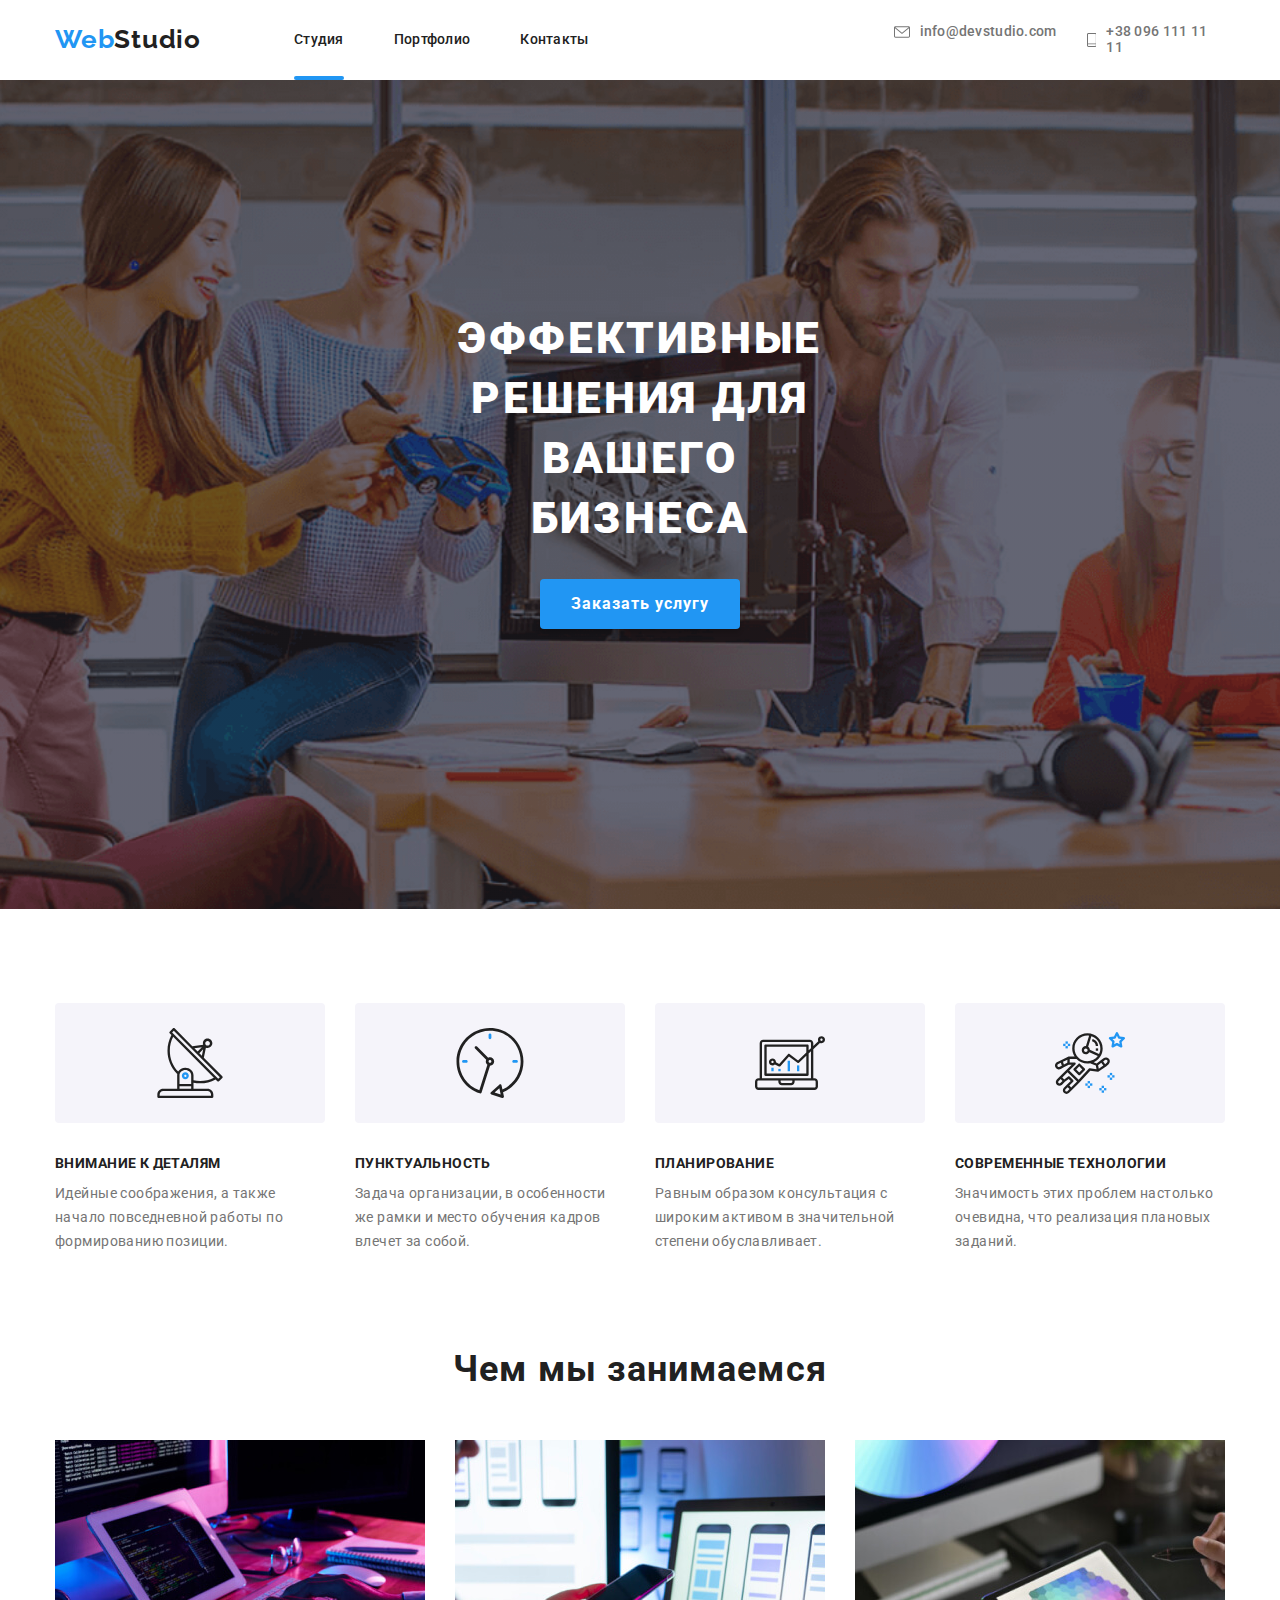
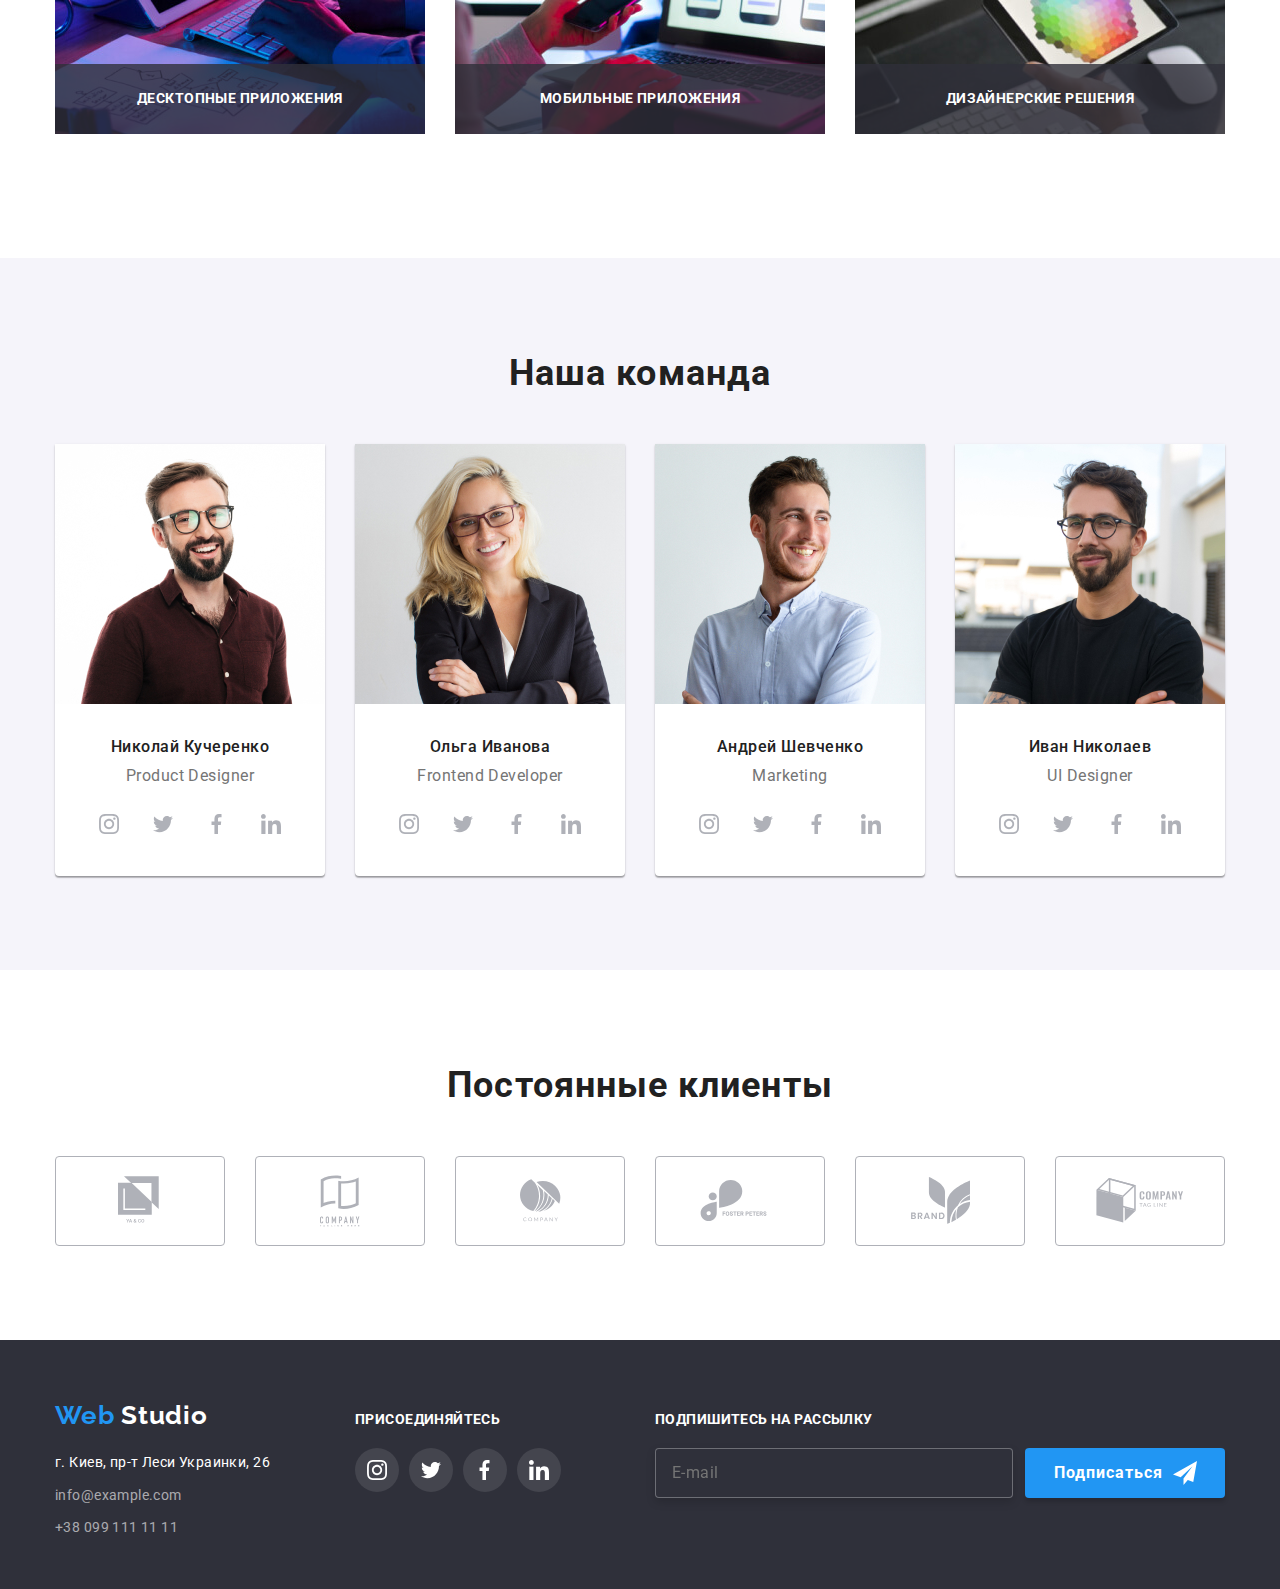
<file: index.html>
<!DOCTYPE html>
<html lang="ru">
  <head>
    <meta charset="UTF-8" />
    <meta name="viewport" content="width=device-width, initial-scale=1.0" />
    <title>Web Studio</title>
    <link
      href="https://fonts.googleapis.com/css2?family=Raleway:wght@700&family=Roboto:wght@400;500;700;900&display=swap"
      rel="stylesheet"
    />
    <link rel="stylesheet" href="./css/main.min.css" />
  </head>
  <body>
    <!-- Шапка -->
    <header class="header">
      <div class="container header-container">
        <a class="logo link" href="./index.html" lang="en" aria-label="логотип"
          ><span class="blue">Web</span>Studio</a
        >
        <button
          type="button"
          class="menu-btn"
          aria-expanded="false"
          aria-controls="menu-wrapper"
          data-menu-button
        >
          <svg width="40" height="40">
            <use class="icon-burger" href="./img/sprite.svg#menu-burger"></use>
            <use class="icon-close" href="./img/sprite.svg#menu-close"></use>
          </svg>
        </button>
        <div class="menu-wrapper" data-menu>
          <nav class="navigation">
            <ul class="navigation-list list">
              <li class="navigation-list-item">
                <a class="navigation-list-link link studio" href="./index.html"
                  >Студия</a
                >
              </li>
              <li class="navigation-list-item">
                <a class="navigation-list-link link" href="./portfolio.html"
                  >Портфолио</a
                >
              </li>
              <li class="navigation-list-item">
                <a class="navigation-list-link link" href="#">Контакты</a>
              </li>
            </ul>
          </nav>
          <address class="header-adress">
            <ul class="adress-list list">
              <li class="adress-list-item">
                <a class="header-mail link" href="mailto:info@devstudio.com">
                  <svg class="icon-mail">
                    <use href="./img/sprite.svg#icon-mail"></use></svg
                  >info@devstudio.com</a
                >
              </li>
              <li class="header-adress-phone">
                <a class="header-tel link" href="tel:+380961111111">
                  <svg class="icon-phone">
                    <use href="./img/sprite.svg#icon-phone"></use></svg
                  >+38 096 111 11 11</a
                >
              </li>
            </ul>
          </address>
        </div>
      </div>
    </header>

    <!--Главный контейнер-->
    <main>
      <!--Герой-->
      <section class="hero">
        <h1 class="hero-title">Эффективные решения для вашего бизнеса</h1>
        <button class="modal-btn" data-modal-open>Заказать услугу</button>
      </section>

      <!--Преимущества-->
      <section class="advantages">
        <h2 hidden>Преимущества</h2>
        <div class="container">
          <ul class="advantages-list list">
            <li class="advantages-list-item">
              <svg class="advantages-list-item-svg">
                <use href="./img/sprite.svg#icon-antenna"></use>
              </svg>
              <h3 class="advantages-title">Внимание к деталям</h3>
              <p class="advantages-description">
                Идейные соображения, а также начало повседневной работы по
                формированию позиции.
              </p>
            </li>
            <li class="advantages-list-item">
              <svg class="advantages-list-item-svg">
                <use href="./img/sprite.svg#icon-clock"></use>
              </svg>
              <h3 class="advantages-title">Пунктуальность</h3>
              <p class="advantages-description">
                Задача организации, в особенности же рамки и место обучения
                кадров влечет за собой.
              </p>
            </li>
            <li class="advantages-list-item">
              <svg class="advantages-list-item-svg">
                <use href="./img/sprite.svg#icon-diagram"></use>
              </svg>
              <h3 class="advantages-title">Планирование</h3>
              <p class="advantages-description">
                Равным образом консультация с широким активом в значительной
                степени обуславливает.
              </p>
            </li>
            <li class="advantages-list-item">
              <svg class="advantages-list-item-svg">
                <use href="./img/sprite.svg#icon-astronaut"></use>
              </svg>
              <h3 class="advantages-title">Современные технологии</h3>
              <p class="advantages-description">
                Значимость этих проблем настолько очевидна, что реализация
                плановых заданий.
              </p>
            </li>
          </ul>
        </div>
      </section>

      <!--Чем мы занимаемся-->
      <section class="occupation">
        <div class="container">
          <h2 class="title">Чем мы занимаемся</h2>
          <ul class="occupation-list list">
            <li class="occupation-list-item">
              <div class="occupation-list-item-wrapper">
                <img
                  class="img-block"
                  src="../img/what-we-do-1.jpg"
                  srcset="
                    ../img/what-we-do-1.jpg    1x,
                    ../img/what-we-do-1@2x.jpg 2x
                  "
                  alt="Десктопные приложения"
                  width="370"
                  height="294"
                />
                <div class="occupation-list-item-text">
                  <p class="subtitle">Десктопные приложения</p>
                </div>
              </div>
            </li>
            <li class="occupation-list-item">
              <div class="occupation-list-item-wrapper">
                <img
                  class="img-block"
                  src="../img/what-we-do-2.jpg"
                  srcset="
                    ../img/what-we-do-2.jpg    1x,
                    ../img/what-we-do-2@2x.jpg 2x
                  "
                  alt="Десктопные приложения"
                  width="370"
                  height="294"
                />
                <div class="occupation-list-item-text">
                  <p class="subtitle">мобильные приложения</p>
                </div>
              </div>
            </li>
            <li class="occupation-list-item">
              <div class="occupation-list-item-wrapper">
                <img
                  class="img-block"
                  src="../img/what-we-do-3.jpg"
                  srcset="
                    ../img/what-we-do-3.jpg    1x,
                    ../img/what-we-do-3@2x.jpg 2x
                  "
                  alt="Десктопные приложения"
                  width="370"
                  height="294"
                />
                <div class="occupation-list-item-text">
                  <p class="subtitle">дизайнерские решения</p>
                </div>
              </div>
            </li>
          </ul>
        </div>
      </section>

      <!--Наша команда-->
      <section class="team">
        <div class="container">
          <h2 class="title">Наша команда</h2>
          <ul class="team-list list">
            <li class="team-list-item">
              <picture class="img-block">
                <source
                  srcset="
                    ./img/team-1-mobile.jpg    1x,
                    ./img/team-1-mobile@2x.jpg 2x
                  "
                  media="(max-width: 767px)"
                  type="image/jpg"
                />
                <source
                  srcset="
                    ./img/team-1-tablet.jpg    1x,
                    ./img/team-1-tablet@2x.jpg 2x
                  "
                  media="(max-width: 1199px)"
                  type="image/jpg"
                />
                <source
                  srcset="
                    ./img/team-1-desktop.jpg    1x,
                    ./img/team-1-desktop@2x.jpg 2x
                  "
                  media="(min-width: 1200px)"
                  type="image/jpg"
                />
                <img
                  src="./img/team-1-tablet.jpg"
                  alt="Сотрудник Николай Кучеренко"
                />
              </picture>
              <h3 class="name">Николай Кучеренко</h3>
              <p class="position">Product Designer</p>
              <ul class="team-list-links list">
                <li class="social-list">
                  <a
                    class="social-link link"
                    href="#"
                    aria-label="Ссылка на инстаграм"
                  >
                    <svg class="social-link-item">
                      <use href="./img/sprite.svg#icon-instagram"></use></svg
                  ></a>
                </li>
                <li class="social-list">
                  <a
                    class="social-link link"
                    href="#"
                    aria-label="Ссылка на твиттер"
                    ><svg class="social-link-item">
                      <use href="./img/sprite.svg#icon-twitter"></use></svg
                  ></a>
                </li>
                <li class="social-list">
                  <a
                    class="social-link link"
                    href="#"
                    aria-label="Ссылка на фейсбук"
                    ><svg class="social-link-item">
                      <use href="./img/sprite.svg#icon-facebook"></use></svg
                  ></a>
                </li>
                <li class="social-list">
                  <a
                    class="social-link link"
                    href="#"
                    aria-label="Ссылка на линкедин"
                    ><svg class="social-link-item">
                      <use href="./img/sprite.svg#icon-linkedin1"></use></svg
                  ></a>
                </li>
              </ul>
            </li>
            <li class="team-list-item">
              <picture class="img-block">
                <source
                  srcset="
                    ./img/team-2-mobile.jpg    1x,
                    ./img/team-2-mobile@2x.jpg 2x
                  "
                  media="(max-width: 767px)"
                  type="image/jpg"
                />
                <source
                  srcset="
                    ./img/team-2-tablet.jpg    1x,
                    ./img/team-2-tablet@2x.jpg 2x
                  "
                  media="(max-width: 1199px)"
                  type="image/jpg"
                />
                <source
                  srcset="
                    ./img/team-2-desktop.jpg    1x,
                    ./img/team-2-desktop@2x.jpg 2x
                  "
                  media="(min-width: 1200px)"
                  type="image/jpg"
                />
                <img
                  src="./img/team-2-desktop.jpg"
                  alt="Сотрудник Ольга Иванова"
                />
              </picture>

              <h3 class="name">Ольга Иванова</h3>
              <p class="position">Frontend Developer</p>
              <ul class="team-list-links list">
                <li class="social-list">
                  <a
                    class="social-link link"
                    href="#"
                    aria-label="Ссылка на инстаграм"
                  >
                    <svg class="social-link-item">
                      <use href="./img/sprite.svg#icon-instagram"></use></svg
                  ></a>
                </li>
                <li class="social-list">
                  <a
                    class="social-link link"
                    href="#"
                    aria-label="Ссылка на твиттер"
                    ><svg class="social-link-item">
                      <use href="./img/sprite.svg#icon-twitter"></use></svg
                  ></a>
                </li>
                <li class="social-list">
                  <a
                    class="social-link link"
                    href="#"
                    aria-label="Ссылка на фейсбук"
                    ><svg class="social-link-item">
                      <use href="./img/sprite.svg#icon-facebook"></use></svg
                  ></a>
                </li>
                <li class="social-list">
                  <a
                    class="social-link link"
                    href="#"
                    aria-label="Ссылка на линкедин"
                    ><svg class="social-link-item">
                      <use href="./img/sprite.svg#icon-linkedin1"></use></svg
                  ></a>
                </li>
              </ul>
            </li>
            <li class="team-list-item">
              <picture class="img-block">
                <source
                  srcset="
                    ./img/team-3-mobile.jpg    1x,
                    ./img/team-3-mobile@2x.jpg 2x
                  "
                  media="(max-width: 767px)"
                  type="image/jpg"
                />
                <source
                  srcset="
                    ./img/team-3-tablet.jpg    1x,
                    ./img/team-3-tablet@2x.jpg 2x
                  "
                  media="(max-width: 1199px)"
                  type="image/jpg"
                />
                <source
                  srcset="
                    ./img/team-3-desktop.jpg    1x,
                    ./img/team-3-desktop@2x.jpg 2x
                  "
                  media="(min-width: 1200px)"
                  type="image/jpg"
                />
                <img
                  src="./img/team-3-desktop.jpg"
                  alt="Сотрудник Андрей Шевченко"
                />
              </picture>

              <h3 class="name">Андрей Шевченко</h3>
              <p class="position">Marketing</p>
              <ul class="team-list-links list">
                <li class="social-list">
                  <a
                    class="social-link link"
                    href="#"
                    aria-label="Ссылка на инстаграм"
                  >
                    <svg class="social-link-item">
                      <use href="./img/sprite.svg#icon-instagram"></use></svg
                  ></a>
                </li>
                <li class="social-list">
                  <a
                    class="social-link link"
                    href="#"
                    aria-label="Ссылка на твиттер"
                    ><svg class="social-link-item">
                      <use href="./img/sprite.svg#icon-twitter"></use></svg
                  ></a>
                </li>
                <li class="social-list">
                  <a
                    class="social-link link"
                    href="#"
                    aria-label="Ссылка на фейсбук"
                    ><svg class="social-link-item">
                      <use href="./img/sprite.svg#icon-facebook"></use></svg
                  ></a>
                </li>
                <li class="social-list">
                  <a
                    class="social-link link"
                    href="#"
                    aria-label="Ссылка на линкедин"
                    ><svg class="social-link-item">
                      <use href="./img/sprite.svg#icon-linkedin1"></use></svg
                  ></a>
                </li>
              </ul>
            </li>
            <li class="team-list-item">
              <picture class="img-block">
                <source
                  srcset="
                    ./img/team-4-mobile.jpg    1x,
                    ./img/team-4-mobile@2x.jpg 2x
                  "
                  media="(max-width: 767px)"
                  type="image/jpg"
                />
                <source
                  srcset="
                    ./img/team-4-tablet.jpg    1x,
                    ./img/team-4-tablet@2x.jpg 2x
                  "
                  media="(max-width: 1199px)"
                  type="image/jpg"
                />
                <source
                  srcset="
                    ./img/team-4-desktop.jpg    1x,
                    ./img/team-4-desktop@2x.jpg 2x
                  "
                  media="(min-width: 1200px)"
                  type="image/jpg"
                />
                <img
                  src="./img/team-4-desktop.jpg"
                  alt="Сотрудник Иван Николаев"
                />
              </picture>

              <h3 class="name">Иван Николаев</h3>
              <p class="position">UI Designer</p>
              <ul class="team-list-links list">
                <li class="social-list">
                  <a
                    class="social-link link"
                    href="#"
                    aria-label="Ссылка на инстаграм"
                  >
                    <svg class="social-link-item">
                      <use href="./img/sprite.svg#icon-instagram"></use></svg
                  ></a>
                </li>
                <li class="social-list">
                  <a
                    class="social-link link"
                    href="#"
                    aria-label="Ссылка на твиттер"
                    ><svg class="social-link-item">
                      <use href="./img/sprite.svg#icon-twitter"></use></svg
                  ></a>
                </li>
                <li class="social-list">
                  <a
                    class="social-link link"
                    href="#"
                    aria-label="Ссылка на фейсбук"
                    ><svg class="social-link-item">
                      <use href="./img/sprite.svg#icon-facebook"></use></svg
                  ></a>
                </li>
                <li class="social-list">
                  <a
                    class="social-link link"
                    href="#"
                    aria-label="Ссылка на линкедин"
                    ><svg class="social-link-item">
                      <use href="./img/sprite.svg#icon-linkedin1"></use></svg
                  ></a>
                </li>
              </ul>
            </li>
          </ul>
        </div>
      </section>

      <!--Постоянные клиенты-->
      <section class="our-client">
        <div class="container">
          <h2 class="title">Постоянные клиенты</h2>
          <ul class="client list">
            <li class="client-list">
              <a
                class="client-list-link link companies"
                href="#"
                aria-label="клиент я и ко"
                ><svg class="client-list-link-svg1 companies-svg">
                  <use href="./img/sprite.svg#icon-logo1"></use></svg
              ></a>
            </li>
            <li class="client-list">
              <a
                class="client-list-link link companies"
                href="#"
                aria-label="клиент компани таглайн хиа"
                ><svg class="client-list-link-svg2 companies-svg">
                  <use href="./img/sprite.svg#icon-logo2"></use></svg
              ></a>
            </li>
            <li class="client-list">
              <a
                class="client-list-link link companies"
                href="#"
                aria-label="клиент компани"
                ><svg class="client-list-link-svg3 companies-svg">
                  <use href="./img/sprite.svg#icon-logo3"></use></svg
              ></a>
            </li>
            <li class="client-list">
              <a
                class="client-list-link link companies"
                href="#"
                aria-label="клиент фостер петерс"
                ><svg class="client-list-link-svg4 companies-svg">
                  <use href="./img/sprite.svg#icon-logo4"></use></svg
              ></a>
            </li>
            <li class="client-list">
              <a
                class="client-list-link link companies"
                href="#"
                aria-label="клиент брэнд"
                ><svg class="client-list-link-svg5 companies-svg">
                  <use href="./img/sprite.svg#icon-logo5"></use></svg
              ></a>
            </li>
            <li class="client-list">
              <a
                class="client-list-link link companies"
                href="#"
                aria-label="клиент компани таг лайн"
                ><svg class="client-list-link-svg6 companies-svg">
                  <use href="./img/sprite.svg#icon-logo6"></use></svg
              ></a>
            </li>
          </ul>
        </div>
      </section>
    </main>

    <!--Подвал -->
    <footer class="footer">
      <div class="container">
        <div class="footer-wrapper">
          <div class="footer-add">
            <a class="logo link" href="./index.html"
              ><span class="blue" lang="en">Web</span>
              <span class="white" lang="en">Studio</span></a
            >
            <address>
              <ul class="footer-list list">
                <li class="footer-list-item">
                  <a
                    class="footer-address link"
                    href="https://goo.gl/maps/fQnMb577hMNPf3YQ6"
                    >г. Киев, пр-т Леси Украинки, 26</a
                  >
                </li>
                <li>
                  <a class="footer-mail link" href="mailto:info@example.com"
                    >info@example.com</a
                  >
                </li>
                <li>
                  <a class="footer-tel link" href="tel:+380991111111"
                    >+38 099 111 11 11</a
                  >
                </li>
              </ul>
            </address>
          </div>
          <div class="footer-com-on">
            <b class="footer-text">присоединяйтесь</b>
            <ul class="footer-list list">
              <li class="footer-list-item width-link">
                <a
                  class="footer-list-item-link link"
                  href="#"
                  aria-label="Ссылка на инстаграм"
                >
                  <svg class="footer-list-item-link-svg">
                    <use href="./img/sprite.svg#icon-instagram"></use></svg
                ></a>
              </li>
              <li class="footer-list-item width-link">
                <a
                  class="footer-list-item-link link"
                  href="#"
                  aria-label="Ссылка на твиттер"
                  ><svg class="footer-list-item-link-svg">
                    <use href="./img/sprite.svg#icon-twitter"></use></svg
                ></a>
              </li>
              <li class="footer-list-item width-link">
                <a
                  class="footer-list-item-link link"
                  href="#"
                  aria-label="Ссылка на фейсбук"
                  ><svg class="footer-list-item-link-svg">
                    <use href="./img/sprite.svg#icon-facebook"></use></svg
                ></a>
              </li>
              <li class="footer-list-item width-link">
                <a
                  class="footer-list-item-link link"
                  href="#"
                  aria-label="Ссылка на линкедин"
                  ><svg class="footer-list-item-link-svg">
                    <use href="./img/sprite.svg#icon-linkedin1"></use></svg
                ></a>
              </li>
            </ul>
          </div>
        </div>

        <div class="signature-text">
          <b class="footer-text">Подпишитесь на рассылку</b>
          <div>
            <form
              class="signature-form"
              action="#"
              method="post"
              enctype="multipart/form-data"
            >
              <input
                class="signature-input"
                placeholder="E-mail"
                type="email"
                name="E-mail"
              />
              <button class="modal-btn airplan" type="submit">
                Подписаться
                <svg class="icon-airplan-svg">
                  <use href="./img/sprite.svg#icon-airplan"></use>
                </svg>
              </button>
            </form>
          </div>
        </div>
      </div>
    </footer>

    <!--Модальное окно-->
    <div class="modal-page is-hidden" data-modal>
      <form
        class="modal-form"
        action="#"
        method="post"
        enctype="multipart/form-data"
      >
        <h2 class="modal-form-title">
          Оставьте свои данные, мы вам перезвоним
        </h2>
        <label class="form-field"
          ><input
            class="modal-form-input"
            type="text"
            name="user-name"
            placeholder=" "
            required />
          <span class="form-lable">Имя</span>
          <svg class="modal-svg">
            <use href="./img/sprite.svg#modal-person"></use></svg
        ></label>
        <label class="form-field"
          ><input
            class="modal-form-input"
            type="tel"
            name="user-phone"
            placeholder=" "
            required />
          <span class="form-lable">Телефон</span>
          <svg class="modal-svg">
            <use href="./img/sprite.svg#modal-phone"></use></svg
        ></label>
        <label class="form-field"
          ><input
            class="modal-form-input"
            type="email"
            name="user-mail"
            placeholder=" "
            required />
          <span class="form-lable">Почта</span
          ><svg class="modal-svg">
            <use href="./img/sprite.svg#modal-email"></use></svg
        ></label>
        <label class="form-field-message">
          <textarea
            class="modal-form-message"
            name="user-message"
            placeholder=" "
          ></textarea>
          <span class="modal-user-message">Комментарии</span>
        </label>
        <label class="modal-form-option-lable"
          ><input
            class="modal-form-checkbox"
            type="checkbox"
            value="accept-policy"
            name="policy"
          /><span class="modal-form-custom-checkbox">
            <svg class="accept-svg">
              <use href="./img/sprite.svg#accept"></use></svg></span
          ><span class="modal-form-option-span"
            >Соглашаюсь с рассылкой и принимаю
            <a href="#">Условия договора</a></span
          ></label
        >
        <button class="modal-btn" type="submit">Отправить</button>
        <button class="close-btn" data-modal-close type="button">
          <svg class="modal-close">
            <use href="./img/sprite.svg#close"></use>
          </svg>
        </button>
      </form>
    </div>
    <script src="./js/menu-burger.js"></script>
    <script src="./js/modal.js"></script>
  </body>
</html>
</file>
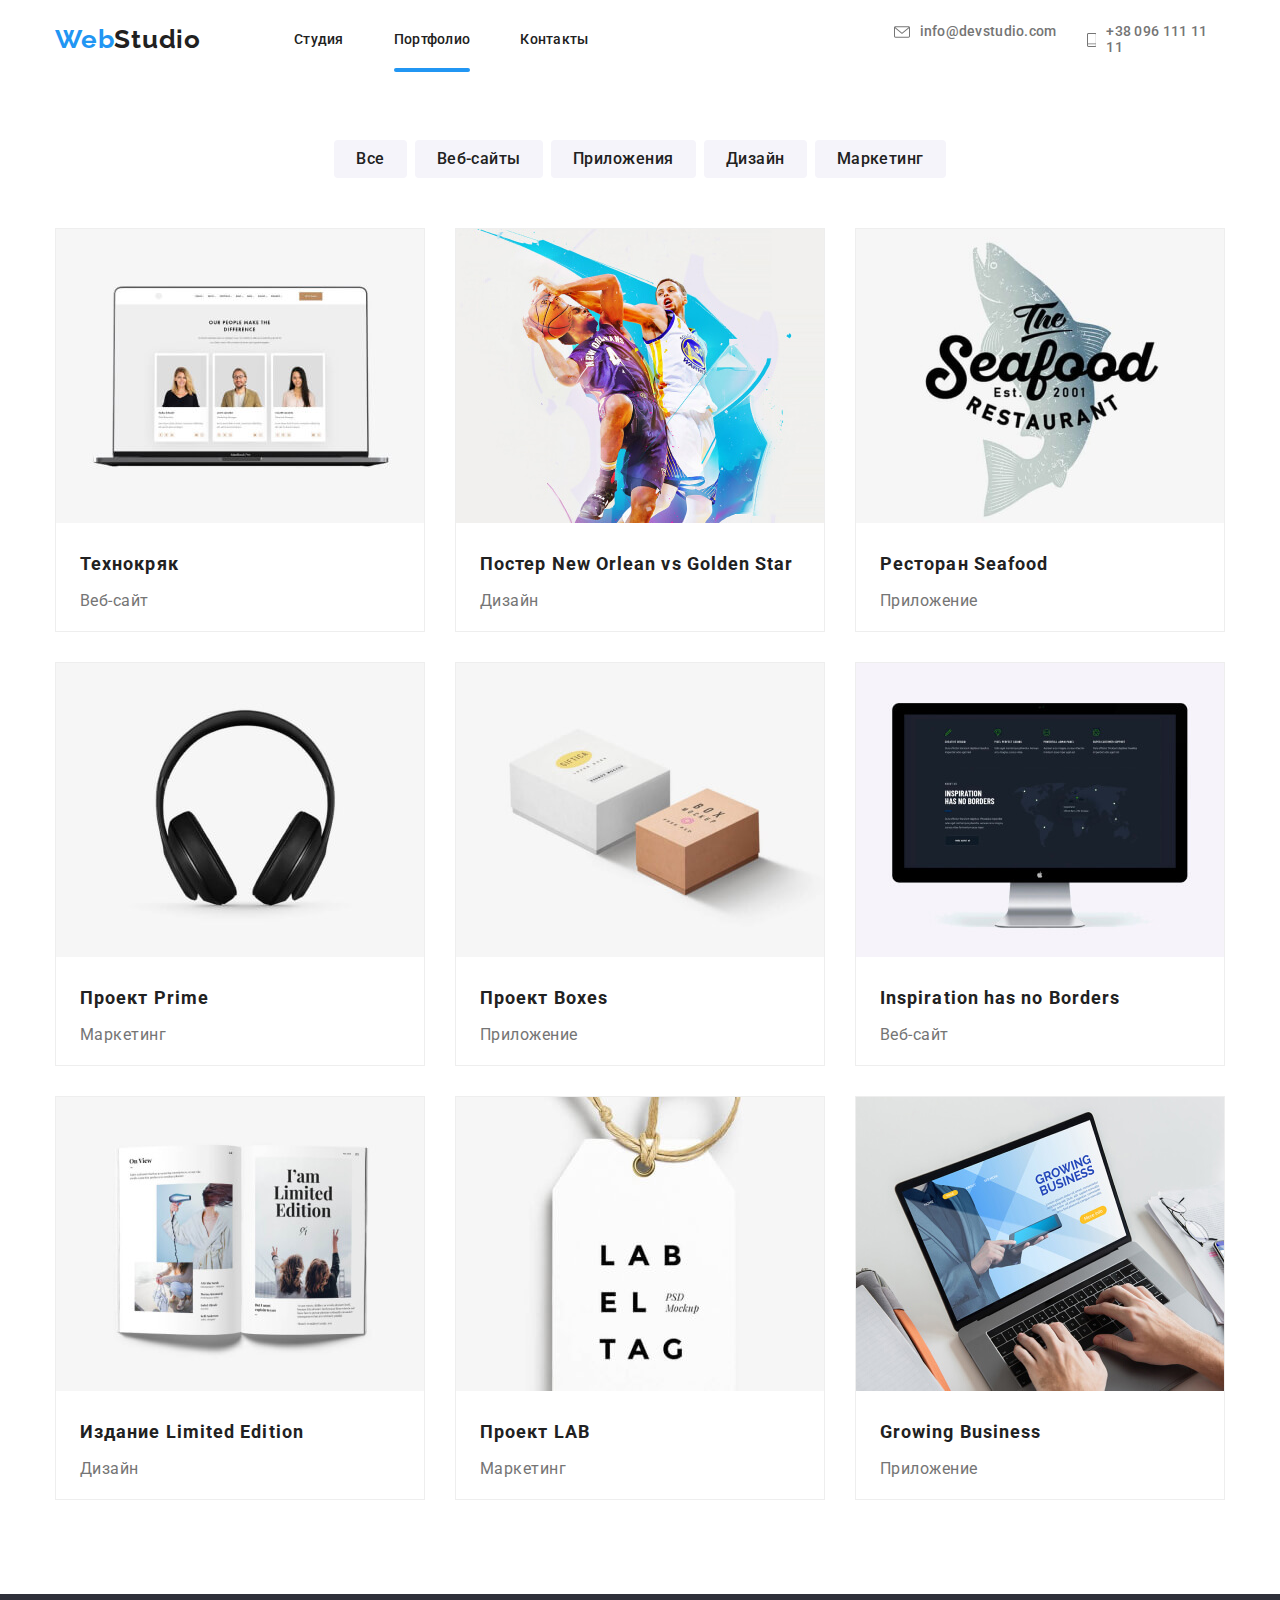
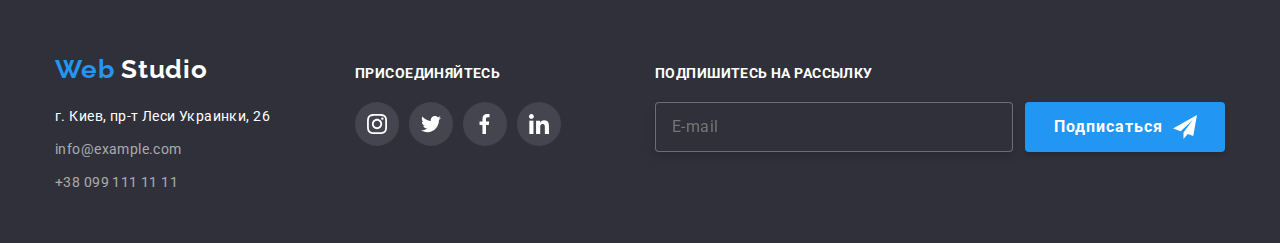
<file: portfolio.html>
<!DOCTYPE html>
<html lang="en">
  <head>
    <meta charset="UTF-8" />
    <meta name="viewport" content="width=device-width, initial-scale=1.0" />
    <title>Портфолио</title>
    <link
      href="https://fonts.googleapis.com/css2?family=Raleway:wght@700&family=Roboto:wght@400;500;700&display=swap"
      rel="stylesheet"
    />
    <link rel="stylesheet" href="./css/normalize.css" />
    <link rel="stylesheet" href="./css/main.min.css" />
  </head>
  <body>
    <!-- Шапка -->
    <header class="header">
      <div class="container header-container">
        <a class="logo link" href="./index.html" lang="en" aria-label="логотип"
          ><span class="blue">Web</span>Studio</a
        >
        <button
          type="button"
          class="menu-btn"
          aria-expanded="false"
          aria-controls="menu-wrapper"
          data-menu-button
        >
          <svg width="40" height="40">
            <use class="icon-burger" href="./img/sprite.svg#menu-burger"></use>
            <use class="icon-close" href="./img/sprite.svg#menu-close"></use>
          </svg>
        </button>
        <div class="menu-wrapper" data-menu>
          <nav class="navigation">
            <ul class="navigation-list list">
              <li class="navigation-list-item">
                <a class="navigation-list-link link" href="./index.html"
                  >Студия</a
                >
              </li>
              <li class="navigation-list-item">
                <a
                  class="navigation-list-link link portfolio"
                  href="./portfolio.html"
                  >Портфолио</a
                >
              </li>
              <li class="navigation-list-item">
                <a class="navigation-list-link link" href="#">Контакты</a>
              </li>
            </ul>
          </nav>
          <address class="header-adress">
            <ul class="adress-list list">
              <li class="adress-list-item">
                <a class="header-mail link" href="mailto:info@devstudio.com">
                  <svg class="icon-mail">
                    <use href="./img/sprite.svg#icon-mail"></use></svg
                  >info@devstudio.com</a
                >
              </li>
              <li class="header-adress-phone">
                <a class="header-tel link" href="tel:+380961111111">
                  <svg class="icon-phone">
                    <use href="./img/sprite.svg#icon-phone"></use></svg
                  >+38 096 111 11 11</a
                >
              </li>
            </ul>
          </address>
        </div>
      </div>
    </header>

    <!-- Главный контейнер -->
    <main>
      <section>
        <h1 hidden>Примеры работ</h1>
        <ul class="filter-list list">
          <li class="filter-list-item">
            <button class="filter-list-btn" type="button">Все</button>
          </li>
          <li class="filter-list-item">
            <button class="filter-list-btn" type="button">Веб-сайты</button>
          </li>
          <li class="filter-list-item">
            <button class="filter-list-btn" type="button">Приложения</button>
          </li>
          <li class="filter-list-item">
            <button class="filter-list-btn" type="button">Дизайн</button>
          </li>
          <li class="filter-list-item">
            <button class="filter-list-btn" type="button">Маркетинг</button>
          </li>
        </ul>
      </section>
      <section>
        <div class="container">
          <ul class="filter-examples-list list">
            <li class="filter-examples-list-item">
              <a class="filter-examples-link link" href="">
                <div class="img-animation">
                  <picture class="img-block">
                    <source
                      srcset="
                        ./img/Portfolio/mobile/portfolio-1-mobile.jpg    1x,
                        ./img/Portfolio/mobile/portfolio-1-mobile@2x.jpg 2x
                      "
                      media="(max-width: 767px)"
                      type="image/jpg"
                    />
                    <source
                      srcset="
                        ./img/Portfolio/tablet/portfolio-1-tablet.jpg    1x,
                        ./img/Portfolio/tablet/portfolio-1-tablet@2x.jpg 2x
                      "
                      media="(max-width: 1199px)"
                      type="image/jpg"
                    />
                    <source
                      srcset="
                        ./img/Portfolio/desktop/portfolio-1-desktop.jpg    1x,
                        ./img/Portfolio/desktop/portfolio-1-desktop@2x.jpg 2x
                      "
                      media="(min-width: 1200px)"
                      type="image/jpg"
                    />
                    <img
                      src="./img/Portfolio/tablet/portfolio-1-tablet.jpg"
                      alt="веб-сайт технокряк"
                    />
                  </picture>
                  <div class="overlay">
                    <p class="overlay-text">
                      Технокряк это современная площадка распространения
                      коронавируса. Компании используют эту платформу для
                      цифрового шпионажа и атак на защищённые сервера
                      конкурентов.
                    </p>
                  </div>
                </div>
                <h2 class="filter-examples-name">Технокряк</h2>
                <p class="filter-examples-type">Веб-сайт</p>
              </a>
            </li>
            <li class="filter-examples-list-item idiots">
              <a class="filter-examples-link link" href="#">
                <div class="img-animation">
                  <picture class="img-block">
                    <source
                      srcset="
                        ./img/Portfolio/mobile/portfolio-2-mobile.jpg    1x,
                        ./img/Portfolio/mobile/portfolio-2-mobile@2x.jpg 2x
                      "
                      media="(max-width: 767px)"
                      type="image/jpg"
                    />
                    <source
                      srcset="
                        ./img/Portfolio/tablet/portfolio-2-tablet.jpg    1x,
                        ./img/Portfolio/tablet/portfolio-2-tablet@2x.jpg 2x
                      "
                      media="(max-width: 1199px)"
                      type="image/jpg"
                    />
                    <source
                      srcset="
                        ./img/Portfolio/desktop/portfolio-2-desktop.jpg    1x,
                        ./img/Portfolio/desktop/portfolio-2-desktop@2x.jpg 2x
                      "
                      media="(min-width: 1200px)"
                      type="image/jpg"
                    />
                    <img
                      src="./img/Portfolio/tablet/portfolio-2-tablet.jpg"
                      alt="дизайн постера"
                    />
                  </picture>
                  <div class="overlay">
                    <p class="overlay-text">
                      Технокряк это современная площадка распространения
                      коронавируса. Компании используют эту платформу для
                      цифрового шпионажа и атак на защищённые сервера
                      конкурентов.
                    </p>
                  </div>
                </div>
                <h2 class="filter-examples-name">
                  Постер <span lang="en">New Orlean vs Golden Star</span>
                </h2>
                <p class="filter-examples-type">Дизайн</p>
              </a>
            </li>
            <li class="filter-examples-list-item">
              <a class="filter-examples-link link" href="">
                <div class="img-animation">
                  <picture class="img-block">
                    <source
                      srcset="
                        ./img/Portfolio/mobile/portfolio-3-mobile.jpg    1x,
                        ./img/Portfolio/mobile/portfolio-3-mobile@2x.jpg 2x
                      "
                      media="(max-width: 767px)"
                      type="image/jpg"
                    />
                    <source
                      srcset="
                        ./img/Portfolio/tablet/portfolio-3-tablet.jpg    1x,
                        ./img/Portfolio/tablet/portfolio-3-tablet@2x.jpg 2x
                      "
                      media="(max-width: 1199px)"
                      type="image/jpg"
                    />
                    <source
                      srcset="
                        ./img/Portfolio/desktop/portfolio-3-desktop.jpg    1x,
                        ./img/Portfolio/desktop/portfolio-3-desktop@2x.jpg 2x
                      "
                      media="(min-width: 1200px)"
                      type="image/jpg"
                    />
                    <img
                      src="./img/Portfolio/tablet/portfolio-3-tablet.jpg"
                      alt="приложение ресторан"
                    />
                  </picture>
                  <div class="overlay">
                    <p class="overlay-text">
                      Технокряк это современная площадка распространения
                      коронавируса. Компании используют эту платформу для
                      цифрового шпионажа и атак на защищённые сервера
                      конкурентов.
                    </p>
                  </div>
                </div>
                <h2 class="filter-examples-name">
                  Ресторан <span lang="en">Seafood</span>
                </h2>
                <p class="filter-examples-type">Приложение</p>
              </a>
            </li>
            <li class="filter-examples-list-item">
              <a class="filter-examples-link link" href="">
                <div class="img-animation">
                  <picture class="img-block">
                    <source
                      srcset="
                        ./img/Portfolio/mobile/portfolio-4-mobile.jpg    1x,
                        ./img/Portfolio/mobile/portfolio-4-mobile@2x.jpg 2x
                      "
                      media="(max-width: 767px)"
                      type="image/jpg"
                    />
                    <source
                      srcset="
                        ./img/Portfolio/tablet/portfolio-4-tablet.jpg    1x,
                        ./img/Portfolio/tablet/portfolio-4-tablet@2x.jpg 2x
                      "
                      media="(max-width: 1199px)"
                      type="image/jpg"
                    />
                    <source
                      srcset="
                        ./img/Portfolio/desktop/portfolio-4-desktop.jpg    1x,
                        ./img/Portfolio/desktop/portfolio-4-desktop@2x.jpg 2x
                      "
                      media="(min-width: 1200px)"
                      type="image/jpg"
                    />
                    <img
                      src="./img/Portfolio/tablet/portfolio-4-tablet.jpg"
                      alt="маркетинг прайм"
                    />
                  </picture>
                  <div class="overlay">
                    <p class="overlay-text">
                      Технокряк это современная площадка распространения
                      коронавируса. Компании используют эту платформу для
                      цифрового шпионажа и атак на защищённые сервера
                      конкурентов.
                    </p>
                  </div>
                </div>
                <h2 class="filter-examples-name">
                  Проект <span lang="en">Prime</span>
                </h2>
                <p class="filter-examples-type">Маркетинг</p>
              </a>
            </li>
            <li class="filter-examples-list-item">
              <a class="filter-examples-link link" href="">
                <div class="img-animation">
                  <picture class="img-block">
                    <source
                      srcset="
                        ./img/Portfolio/mobile/portfolio-5-mobile.jpg    1x,
                        ./img/Portfolio/mobile/portfolio-5-mobile@2x.jpg 2x
                      "
                      media="(max-width: 767px)"
                      type="image/jpg"
                    />
                    <source
                      srcset="
                        ./img/Portfolio/tablet/portfolio-5-tablet.jpg    1x,
                        ./img/Portfolio/tablet/portfolio-5-tablet@2x.jpg 2x
                      "
                      media="(max-width: 1199px)"
                      type="image/jpg"
                    />
                    <source
                      srcset="
                        ./img/Portfolio/desktop/portfolio-5-desktop.jpg    1x,
                        ./img/Portfolio/desktop/portfolio-5-desktop@2x.jpg 2x
                      "
                      media="(min-width: 1200px)"
                      type="image/jpg"
                    />
                    <img
                      src="./img/Portfolio/tablet/portfolio-5-tablet.jpg"
                      alt="приложение проэкт"
                    />
                  </picture>
                  <div class="overlay">
                    <p class="overlay-text">
                      Технокряк это современная площадка распространения
                      коронавируса. Компании используют эту платформу для
                      цифрового шпионажа и атак на защищённые сервера
                      конкурентов.
                    </p>
                  </div>
                </div>
                <h2 class="filter-examples-name">
                  Проект <span lang="en">Boxes</span>
                </h2>
                <p class="filter-examples-type">Приложение</p>
              </a>
            </li>
            <li class="filter-examples-list-item">
              <a class="filter-examples-link link" href="">
                <div class="img-animation">
                  <picture class="img-block">
                    <source
                      srcset="
                        ./img/Portfolio/mobile/portfolio-6-mobile.jpg    1x,
                        ./img/Portfolio/mobile/portfolio-6-mobile@2x.jpg 2x
                      "
                      media="(max-width: 767px)"
                      type="image/jpg"
                    />
                    <source
                      srcset="
                        ./img/Portfolio/tablet/portfolio-6-tablet.jpg    1x,
                        ./img/Portfolio/tablet/portfolio-6-tablet@2x.jpg 2x
                      "
                      media="(max-width: 1199px)"
                      type="image/jpg"
                    />
                    <source
                      srcset="
                        ./img/Portfolio/desktop/portfolio-6-desktop.jpg    1x,
                        ./img/Portfolio/desktop/portfolio-6-desktop@2x.jpg 2x
                      "
                      media="(min-width: 1200px)"
                      type="image/jpg"
                    />
                    <img
                      src="./img/Portfolio/tablet/portfolio-6-tablet.jpg"
                      alt="веб-сайт инспирэйшн"
                    />
                  </picture>
                  <div class="overlay">
                    <p class="overlay-text">
                      Технокряк это современная площадка распространения
                      коронавируса. Компании используют эту платформу для
                      цифрового шпионажа и атак на защищённые сервера
                      конкурентов.
                    </p>
                  </div>
                </div>
                <h2 class="filter-examples-name">
                  <span lang="en">Inspiration has no Borders</span>
                </h2>
                <p class="filter-examples-type">Веб-сайт</p>
              </a>
            </li>
            <li class="filter-examples-list-item">
              <a class="filter-examples-link link" href="">
                <div class="img-animation">
                  <picture class="img-block">
                    <source
                      srcset="
                        ./img/Portfolio/mobile/portfolio-7-mobile.jpg    1x,
                        ./img/Portfolio/mobile/portfolio-7-mobile@2x.jpg 2x
                      "
                      media="(max-width: 767px)"
                      type="image/jpg"
                    />
                    <source
                      srcset="
                        ./img/Portfolio/tablet/portfolio-7-tablet.jpg    1x,
                        ./img/Portfolio/tablet/portfolio-7-tablet@2x.jpg 2x
                      "
                      media="(max-width: 1199px)"
                      type="image/jpg"
                    />
                    <source
                      srcset="
                        ./img/Portfolio/desktop/portfolio-7-desktop.jpg    1x,
                        ./img/Portfolio/desktop/portfolio-7-desktop@2x.jpg 2x
                      "
                      media="(min-width: 1200px)"
                      type="image/jpg"
                    />
                    <img
                      src="./img/Portfolio/tablet/portfolio-7-tablet.jpg"
                      alt="дизайн издания"
                    />
                  </picture>
                  <div class="overlay">
                    <p class="overlay-text">
                      Технокряк это современная площадка распространения
                      коронавируса. Компании используют эту платформу для
                      цифрового шпионажа и атак на защищённые сервера
                      конкурентов.
                    </p>
                  </div>
                </div>
                <h2 class="filter-examples-name">
                  Издание <span lang="en">Limited Edition</span>
                </h2>
                <p class="filter-examples-type">Дизайн</p>
              </a>
            </li>
            <li class="filter-examples-list-item">
              <a class="filter-examples-link link" href="">
                <div class="img-animation">
                  <picture class="img-block">
                    <source
                      srcset="
                        ./img/Portfolio/mobile/portfolio-8-mobile.jpg    1x,
                        ./img/Portfolio/mobile/portfolio-8-mobile@2x.jpg 2x
                      "
                      media="(max-width: 767px)"
                      type="image/jpg"
                    />
                    <source
                      srcset="
                        ./img/Portfolio/tablet/portfolio-8-tablet.jpg    1x,
                        ./img/Portfolio/tablet/portfolio-8-tablet@2x.jpg 2x
                      "
                      media="(max-width: 1199px)"
                      type="image/jpg"
                    />
                    <source
                      srcset="
                        ./img/Portfolio/desktop/portfolio-8-desktop.jpg    1x,
                        ./img/Portfolio/desktop/portfolio-8-desktop@2x.jpg 2x
                      "
                      media="(min-width: 1200px)"
                      type="image/jpg"
                    />
                    <img
                      src="./img/Portfolio/tablet/portfolio-8-tablet.jpg"
                      alt="маркетинг проэкта"
                    />
                  </picture>
                  <div class="overlay">
                    <p class="overlay-text">
                      Технокряк это современная площадка распространения
                      коронавируса. Компании используют эту платформу для
                      цифрового шпионажа и атак на защищённые сервера
                      конкурентов.
                    </p>
                  </div>
                </div>
                <h2 class="filter-examples-name">
                  Проект <span lang="en"></span>LAB
                </h2>
                <p class="filter-examples-type">Маркетинг</p>
              </a>
            </li>
            <li class="filter-examples-list-item">
              <a class="filter-examples-link link" href="">
                <div class="img-animation">
                  <picture class="img-block">
                    <source
                      srcset="
                        ./img/Portfolio/mobile/portfolio-9-mobile.jpg    1x,
                        ./img/Portfolio/mobile/portfolio-9-mobile@2x.jpg 2x
                      "
                      media="(max-width: 767px)"
                      type="image/jpg"
                    />
                    <source
                      srcset="
                        ./img/Portfolio/tablet/portfolio-9-tablet.jpg    1x,
                        ./img/Portfolio/tablet/portfolio-9-tablet@2x.jpg 2x
                      "
                      media="(max-width: 1199px)"
                      type="image/jpg"
                    />
                    <source
                      srcset="
                        ./img/Portfolio/desktop/portfolio-9-desktop.jpg    1x,
                        ./img/Portfolio/desktop/portfolio-9-desktop@2x.jpg 2x
                      "
                      media="(min-width: 1200px)"
                      type="image/jpg"
                    />
                    <img
                      src="./img/Portfolio/tablet/portfolio-9-tablet.jpg"
                      alt="приложение бизнеса"
                    />
                  </picture>
                  <div class="overlay">
                    <p class="overlay-text">
                      Технокряк это современная площадка распространения
                      коронавируса. Компании используют эту платформу для
                      цифрового шпионажа и атак на защищённые сервера
                      конкурентов.
                    </p>
                  </div>
                </div>
                <h2 class="filter-examples-name">
                  <span lang="en">Growing Business</span>
                </h2>
                <p class="filter-examples-type">Приложение</p>
              </a>
            </li>
          </ul>
        </div>
      </section>
    </main>
    <!-- Подвал -->
    <footer class="footer">
      <div class="container">
        <div class="footer-wrapper">
          <div class="footer-add">
            <a class="logo link" href="./index.html"
              ><span class="blue" lang="en">Web</span>
              <span class="white" lang="en">Studio</span></a
            >
            <address>
              <ul class="footer-list list">
                <li class="footer-list-item">
                  <a
                    class="footer-address link"
                    href="https://goo.gl/maps/fQnMb577hMNPf3YQ6"
                    >г. Киев, пр-т Леси Украинки, 26</a
                  >
                </li>
                <li>
                  <a class="footer-mail link" href="mailto:info@example.com"
                    >info@example.com</a
                  >
                </li>
                <li>
                  <a class="footer-tel link" href="tel:+380991111111"
                    >+38 099 111 11 11</a
                  >
                </li>
              </ul>
            </address>
          </div>
          <div class="footer-com-on">
            <b class="footer-text">присоединяйтесь</b>
            <ul class="footer-list list">
              <li class="footer-list-item width-link">
                <a
                  class="footer-list-item-link link"
                  href="#"
                  aria-label="Ссылка на инстаграм"
                >
                  <svg class="footer-list-item-link-svg">
                    <use href="./img/sprite.svg#icon-instagram"></use></svg
                ></a>
              </li>
              <li class="footer-list-item width-link">
                <a
                  class="footer-list-item-link link"
                  href="#"
                  aria-label="Ссылка на твиттер"
                  ><svg class="footer-list-item-link-svg">
                    <use href="./img/sprite.svg#icon-twitter"></use></svg
                ></a>
              </li>
              <li class="footer-list-item width-link">
                <a
                  class="footer-list-item-link link"
                  href="#"
                  aria-label="Ссылка на фейсбук"
                  ><svg class="footer-list-item-link-svg">
                    <use href="./img/sprite.svg#icon-facebook"></use></svg
                ></a>
              </li>
              <li class="footer-list-item width-link">
                <a
                  class="footer-list-item-link link"
                  href="#"
                  aria-label="Ссылка на линкедин"
                  ><svg class="footer-list-item-link-svg">
                    <use href="./img/sprite.svg#icon-linkedin1"></use></svg
                ></a>
              </li>
            </ul>
          </div>
        </div>

        <div class="signature-text">
          <b class="footer-text">Подпишитесь на рассылку</b>
          <div>
            <form
              class="signature-form"
              action="#"
              method="post"
              enctype="multipart/form-data"
            >
              <input
                class="signature-input"
                placeholder="E-mail"
                type="email"
                name="E-mail"
              />
              <button class="modal-btn airplan" type="submit">
                Подписаться
                <svg class="icon-airplan-svg">
                  <use href="./img/sprite.svg#icon-airplan"></use>
                </svg>
              </button>
            </form>
          </div>
        </div>
      </div>
    </footer>
    <script src="./js/menu-burger.js"></script>
  </body>
</html>
</file>
<file: css/main.min.css>
/*! normalize.css v8.0.1 | MIT License | github.com/necolas/normalize.css */html{line-height:1.15;-webkit-text-size-adjust:100%}body{margin:0}main{display:block}h1{font-size:2em;margin:0.67em 0}hr{box-sizing:content-box;height:0;overflow:visible}pre{font-family:monospace, monospace;font-size:1em}a{background-color:transparent}abbr[title]{border-bottom:none;text-decoration:underline;text-decoration:underline dotted}b,strong{font-weight:bolder}code,kbd,samp{font-family:monospace, monospace;font-size:1em}small{font-size:80%}sub,sup{font-size:75%;line-height:0;position:relative;vertical-align:baseline}sub{bottom:-0.25em}sup{top:-0.5em}img{border-style:none}button,input,optgroup,select,textarea{font-family:inherit;font-size:100%;line-height:1.15;margin:0}button,input{overflow:visible}button,select{text-transform:none}button,[type="button"],[type="reset"],[type="submit"]{-webkit-appearance:button}button::-moz-focus-inner,[type="button"]::-moz-focus-inner,[type="reset"]::-moz-focus-inner,[type="submit"]::-moz-focus-inner{border-style:none;padding:0}button:-moz-focusring,[type="button"]:-moz-focusring,[type="reset"]:-moz-focusring,[type="submit"]:-moz-focusring{outline:1px dotted ButtonText}fieldset{padding:0.35em 0.75em 0.625em}legend{box-sizing:border-box;color:inherit;display:table;max-width:100%;padding:0;white-space:normal}progress{vertical-align:baseline}textarea{overflow:auto}[type="checkbox"],[type="radio"]{box-sizing:border-box;padding:0}[type="number"]::-webkit-inner-spin-button,[type="number"]::-webkit-outer-spin-button{height:auto}[type="search"]{-webkit-appearance:textfield;outline-offset:-2px}[type="search"]::-webkit-search-decoration{-webkit-appearance:none}::-webkit-file-upload-button{-webkit-appearance:button;font:inherit}details{display:block}summary{display:list-item}template{display:none}[hidden]{display:none}html{box-sizing:border-box}*,*::before,*::after{box-sizing:inherit}*{margin:0;padding:0}body{font-family:"Roboto",sans-serif;font-size:14px;background-color:#ffffff;color:#757575}.list{list-style:none}.link{text-decoration:none;display:block}.img-block{display:block}.name,.position{font-size:16px;line-height:1.19;text-align:center;letter-spacing:0.03em}.footer-mail,.footer-tel,.footer-address{font-size:14px;line-height:1.71;letter-spacing:0.03em;font-style:normal}.container{padding-right:15px;padding-left:15px}@media screen and (min-width: 480px){.container{width:480px;margin:0 auto}}@media screen and (min-width: 768px){.container{width:768px}}@media screen and (min-width: 1200px){.container{width:1200px}}.modal-page{position:fixed;top:0;left:0;width:100%;height:100%;background-color:rgba(0,0,0,0.2);transition:all 250ms cubic-bezier(0.4, 0, 0.2, 1)}.modal-form{position:absolute;display:flex;flex-direction:column;top:50%;left:50%;transform:translate(-50%, -50%);width:528px;height:581px;background-color:#ffffff;box-shadow:0px 1px 3px rgba(0,0,0,0.12),0px 1px 1px rgba(0,0,0,0.14),0px 2px 1px rgba(0,0,0,0.2);z-index:100;padding:40px}.modal-form-title{font-weight:bold;font-size:20px;line-height:1.15;text-align:center;letter-spacing:0.03em;color:#212121;border-radius:4px;margin-bottom:30px}.modal-form-input{width:100%;height:40px;outline:none;border:1px solid rgba(33,33,33,0.2);border-radius:4px;padding-left:42px;transition:all 250ms cubic-bezier(0.4, 0, 0.2, 1)}.modal-form-message{width:100%;height:120px;resize:none;outline:none;border:1px solid rgba(33,33,33,0.2);border-radius:4px}.modal-form-option-lable{margin-bottom:30px}.form-field{position:relative;display:block;margin-bottom:28px}.form-lable{position:absolute;top:50%;left:0;transform:translateY(-50%);font-size:14px;line-height:1.14;letter-spacing:0.01em;color:#757575;margin-left:42px;transition:color 250ms cubic-bezier(0.4, 0, 0.2, 1)}.modal-form-input:focus+.form-lable,.modal-form-input:not(:placeholder-shown)+.form-lable{transform:translate(-26px, -37px);font-size:12px;line-height:1.17;color:#2196f3}.modal-svg{position:absolute;top:50%;left:0;transform:translateY(-50%);width:18px;height:18px;margin-left:16px;fill:#212121;transition:fill 250ms cubic-bezier(0.4, 0, 0.2, 1)}.modal-form-input:focus,.modal-form-message:focus{border:1px solid #2196f3}.modal-form-input:focus ~ svg{fill:#2196f3}.modal-close{position:absolute;top:0;right:0;width:18px;height:18px;transform:translate(-6px, 6px);transition:all 250ms cubic-bezier(0.4, 0, 0.2, 1)}.close-btn{position:absolute;top:0;right:0;width:30px;height:30px;border:1px solid rgba(0,0,0,0.1);border-radius:50%;transform:translate(-8px, 8px);background-color:#ffffff}.form-field-message{position:relative;display:block;margin-bottom:20px}.modal-user-message{position:absolute;top:12px;left:16px;font-size:14px;line-height:1.14;letter-spacing:0.01em;color:#757575;transition:color 250ms cubic-bezier(0.4, 0, 0.2, 1)}.modal-form-message:focus+.modal-user-message,.modal-form-message:not(:placeholder-shown)+.modal-user-message{transform:translate(-15px, -29px);font-size:12px;line-height:1.17;color:#2196f3}.modal-form-message{padding:12px 16px}.modal-form-option-span{font-size:14px;line-height:1.714;letter-spacing:0.03em;color:#757575}.modal-form-option-lable{display:flex;align-items:center;justify-content:center}.accept-svg{width:13px;height:10px;fill:#ffffff}.modal-form-checkbox:checked ~ .accept-svg{fill:#ffffff}.modal-form-checkbox{position:absolute;width:1px;height:1px;margin:-1px;border:0;padding:0;clip:rect(0 0 0 0);overflow:hidden}.modal-form-custom-checkbox{display:inline-block;width:16px;height:15px;outline:2px solid #212121;margin-right:7px;padding:1px}.modal-form-checkbox:checked+.modal-form-custom-checkbox{background-color:#2196f3;outline:none}.is-hidden{opacity:0;visibility:hidden;pointer-events:none}@media screen and (max-width: 1199px){.modal-form{width:450px;height:609px}.modal-form-option-span{font-size:12px;line-height:0.857}}.header .logo{color:#212121}.navigation{display:flex;justify-content:center;align-items:center}.header-mail:hover,.header-mail:focus,.header-tel:hover,.header-tel:focus,.navigation-list-link:hover,.navigation-list-link:focus{color:#2196f3}.header-mail:hover svg,.header-mail:focus svg,.header-tel:hover svg,.header-tel:focus svg{fill:#2196f3}@media screen and (max-width: 767px){.header{position:relative;padding-top:10px;padding-bottom:10px}.header-container{display:flex;justify-content:space-between;align-items:center}.logo{font-family:Raleway;font-style:normal;font-weight:bold;font-size:24px;line-height:1.17;letter-spacing:0.03em;color:#000000}.blue{color:#2196f3}.menu-btn{height:40px;background-color:transparent;border:none}.menu-btn.is-open .icon-burger{display:none}.menu-btn.is-open .icon-close{display:block}.icon-close{display:none}.menu-wrapper{position:absolute;top:100%;left:0;width:100%;height:393px;background-color:#ffffff;padding-top:60px;padding-right:120px;padding-bottom:60px;padding-left:120px;box-shadow:0px 4px 8px rgba(0,0,0,0.04),0px 2px 4px rgba(0,0,0,0.08),0px 1px 3px rgba(0,0,0,0.16);transform:translateY(-120%);z-index:100}.menu-wrapper.is-open{transform:translateY(0);transition:transform 250ms cubic-bezier(0.4, 0, 0.2, 1)}.header-adress{margin-top:60px}.navigation-list-item:not(:last-child){margin-bottom:40px}.adress-list-item{margin-bottom:16px}.icon-mail{width:16px;height:11.2px;margin-right:10px}.icon-phone{width:10px;height:14.94px;margin-right:10px}.navigation-list-link{display:block;position:relative;color:#212121}.navigation-list-link,.header-mail,.header-tel{font-style:normal;font-weight:500;font-size:18px;line-height:1.17;letter-spacing:0.02em;text-align:center}.header-mail,.header-tel{color:#757575}.studio:after{display:block;width:61px;height:4px;background-color:#2196f3;border-radius:2px;content:"";bottom:0px;margin-top:8px;margin-left:auto;margin-right:auto}.menu-btn:focus ~ svg{fill:#2196f3}}@media screen and (min-width: 768px){.menu-btn{display:none}.menu-wrapper{display:flex}.header-container{display:flex;align-items:center;padding-top:0;padding-bottom:0}.logo,.white,.blu{font-family:"Raleway";font-weight:bold;font-size:24px;line-height:1.166;letter-spacing:0.03em}.logo{color:#000000;margin-right:85px;padding-top:24px;padding-bottom:25px}.white{color:#ffffff}.blue{color:#2196f3}.adress-list,.navigation-list{display:flex}.header-adress-phone{margin-right:12px}.icon-mail{width:14px;height:10px;margin-right:10px;fill:#757575;transition:fill 250ms cubic-bezier(0.4, 0, 0.2, 1)}.icon-phone{width:10px;height:14px;margin-right:10px;fill:#757575;transition:fill 250ms cubic-bezier(0.4, 0, 0.2, 1)}.navigation-list-item:not(:last-child){margin-right:50px}.header-mail,.header-tel{font-weight:500;font-size:12px;line-height:1.166;letter-spacing:0.02em;color:#212121}.navigation-list-link{position:relative;font-weight:500;font-size:14px;line-height:1.14;letter-spacing:0.02em;color:#212121;transition:color 250ms cubic-bezier(0.4, 0, 0.2, 1)}.header-adress{margin-left:84px}.adress-list{flex-direction:column}.adress-list-item{margin-bottom:10px}.studio:after{position:absolute;display:block;content:"";width:100%;height:4px;margin-top:26px;background:#2196f3;border-radius:2px}.header-mail,.header-tel{font-family:"Roboto",sans-serif;font-style:normal;color:#757575;display:flex;justify-content:center;align-items:center;transition:color 250ms cubic-bezier(0.4, 0, 0.2, 1)}}@media screen and (min-width: 1200px){.header-container{display:flex;align-items:center;padding-top:0;padding-bottom:0}.menu-wrapper{align-items:center}.logo,.white,.blue{font-family:"Raleway";font-weight:bold;font-size:26px;line-height:1.19;letter-spacing:0.03em}.logo{color:#000000;margin-right:93px}.white{color:#ffffff}.blue{color:#2196f3}.adress-list,.navigation-list{display:flex;flex-direction:row}.icon-mail{width:16px;height:12px;margin-right:10px;fill:#757575;transition:fill 250ms cubic-bezier(0.4, 0, 0.2, 1)}.icon-phone{width:10px;height:16px;margin-right:10px;fill:#757575;transition:fill 250ms cubic-bezier(0.4, 0, 0.2, 1)}.navigation-list-item:not(:last-child){margin-right:50px}.navigation-list-link,.header-mail,.header-tel{font-weight:500;font-size:14px;line-height:1.14;letter-spacing:0.02em;color:#212121}.navigation-list-link{position:relative;transition:color 250ms cubic-bezier(0.4, 0, 0.2, 1)}.header-adress{margin-left:305px}.header-adress-phone{margin-right:0}.adress-list-item{margin-right:30px;margin-bottom:0}.header-mail,.header-tel{font-family:"Roboto",sans-serif;font-style:normal;color:#757575;display:flex;justify-content:center;align-items:center;transition:color 250ms cubic-bezier(0.4, 0, 0.2, 1)}.studio:after{position:absolute;display:block;content:"";width:100%;height:4px;margin-top:28px;background:#2196f3;border-radius:2px}}@media screen and (max-width: 767px){.hero{background-image:linear-gradient(to top, rgba(47,48,58,0.4), rgba(47,48,58,0.4)),url(../img/hero-mobile.png);background-repeat:no-repeat;background-position:center;background-size:cover;padding-top:118px;padding-right:60px;padding-bottom:198px;padding-left:60px;text-align:center}.hero-title{font-weight:900;font-size:26px;line-height:1.615;letter-spacing:0.06em;text-transform:uppercase;color:#ffffff;margin-bottom:30px}}@media screen and (max-width: 767px) and (min-device-pixel-ratio: 2), screen and (max-width: 767px) and (min-resolution: 192dpi), screen and (max-width: 767px) and (min-resolution: 2dppx){.hero{background-image:linear-gradient(to top, rgba(47,48,58,0.4), rgba(47,48,58,0.4)),url(../img/hero-mobile@2x.png)}}@media screen and (min-width: 768px){.hero{background-image:linear-gradient(to top, rgba(47,48,58,0.4), rgba(47,48,58,0.4)),url(../img/hero-tablet.png);background-repeat:no-repeat;background-position:center;background-size:cover;padding-top:118px;padding-right:204px;padding-bottom:198px;padding-left:204px;text-align:center}.hero-title{font-weight:900;font-size:26px;line-height:1.615;letter-spacing:0.06em;text-transform:uppercase;color:#ffffff;margin-bottom:30px}}@media screen and (min-width: 768px) and (min-device-pixel-ratio: 2), screen and (min-width: 768px) and (min-resolution: 192dpi), screen and (min-width: 768px) and (min-resolution: 2dppx){.hero{background-image:linear-gradient(to top, rgba(47,48,58,0.4), rgba(47,48,58,0.4)),url(../img/hero-tablet@2x.png)}}@media screen and (min-width: 1200px){.hero{background-image:linear-gradient(to top, rgba(47,48,58,0.4), rgba(47,48,58,0.4)),url(../img/hero-desktop.png);background-repeat:no-repeat;background-position:center;background-size:cover;padding-top:200px;padding-right:452px;padding-bottom:280px;padding-left:452px;text-align:center}.hero-title{font-weight:900;font-size:44px;line-height:1.363;letter-spacing:0.06em;text-transform:uppercase;color:#ffffff;margin-bottom:30px}}@media screen and (min-width: 1200px) and (min-device-pixel-ratio: 2), screen and (min-width: 1200px) and (min-resolution: 192dpi), screen and (min-width: 1200px) and (min-resolution: 2dppx){.hero{background-image:linear-gradient(to top, rgba(47,48,58,0.4), rgba(47,48,58,0.4)),url(../img/hero-desktop@2x.png)}}.modal-btn{font-weight:bold;font-size:16px;line-height:1.87;height:50px;width:200px;display:block;align-items:center;text-align:center;letter-spacing:0.06em;color:#ffffff;background:#2196f3;box-shadow:0px 4px 4px rgba(0,0,0,0.15);border-radius:4px;border:none;margin:auto}@media screen and (max-width: 767px){.advantages{padding-top:60px;padding-bottom:60px}.advantages-list{display:flex;flex-direction:column}.advantages-title{font-weight:bold;font-size:14px;line-height:1.14;letter-spacing:0.03em;text-transform:uppercase;text-align:center;color:#212121;margin-bottom:10px}.advantages-description{line-height:1.71;letter-spacing:0.03em}.advantages-list-item:not(:last-child){margin-bottom:30px}.advantages-list-item-svg{width:100%;height:120px;background:#f5f4fa;border-radius:4px;padding:25px 100px;margin-bottom:30px}}@media screen and (min-width: 768px){.advantages{padding-top:60px;padding-bottom:60px}.advantages-title{font-weight:bold;font-size:14px;line-height:1.14;letter-spacing:0.03em;text-transform:uppercase;color:#212121;margin-bottom:10px}.advantages-description{line-height:1.71;letter-spacing:0.03em}}@media screen and (min-width: 768px) and (max-width: 1199px){.advantages-list-item{width:354px}.advantages-list{display:flex;flex-direction:row;flex-wrap:wrap;justify-content:space-between}.advantages-list-item-svg{width:354px;height:120px;background:#f5f4fa;border-radius:4px;padding:25px 100px;margin-bottom:30px}.advantages-list-item:nth-child(-n+2){margin-bottom:30px}}@media screen and (min-width: 1200px){.advantages{padding-top:94px;padding-bottom:94px}.advantages-title{font-weight:bold;font-size:14px;line-height:1.14;letter-spacing:0.03em;text-transform:uppercase;color:#212121;margin-bottom:10px}.advantages-description{line-height:1.71;letter-spacing:0.03em}.advantages-list{display:flex;justify-content:space-between;width:270px}.advantages-list-item:not(:last-child){margin-right:30px}.advantages-list-item-svg{width:270px;height:120px;background:#f5f4fa;border-radius:4px;padding:25px 100px;margin-bottom:30px}}.occupation{display:block;padding-bottom:94px}.title{font-weight:bold;font-size:36px;line-height:1.17;text-align:center;letter-spacing:0.03em;color:#212121;margin-bottom:50px}.occupation-list{display:flex}.occupation-list-item:not(:last-child){margin-right:30px}.occupation-list-item-wrapper{position:relative}.occupation-list-item-text{position:absolute;display:flex;align-items:center;justify-content:center;height:70px;width:100%;background:rgba(47,48,58,0.8);bottom:0;left:0}.subtitle{font-weight:bold;font-size:14px;line-height:1.14;letter-spacing:0.03em;text-transform:uppercase;color:#ffffff;text-align:center}@media screen and (max-width: 767px){.occupation{display:none}}@media screen and (min-width: 768px){.occupation{display:none}}@media screen and (min-width: 1200px){.occupation{display:block}}.team{background-color:#f5f4fa}.img-block{margin-bottom:30px}.team-list{display:flex}.team-list-item{background-color:#ffffff;padding-bottom:24px;box-shadow:0px 2px 1px rgba(0,0,0,0.2),0px 1px 1px rgba(0,0,0,0.14),0px 1px 3px rgba(0,0,0,0.12);border-radius:0px 0px 4px 4px}.name,.position{font-size:16px;line-height:1.19;text-align:center;letter-spacing:0.03em}.name{font-weight:500;color:#212121;margin-bottom:10px}.position{color:#757575;margin-bottom:16px}.team-list-links{display:flex;justify-content:center}.social-list:not(:last-child){margin-right:10px}.social-link{width:44px;height:44px;border-radius:50%;padding:12px;transition:background-color 250ms cubic-bezier(0.4, 0, 0.2, 1)}.social-link:hover,.social-link:focus{background-color:#2196f3}.social-link-item{width:20px;height:20px;fill:#afb1b8;transition:fill 250ms cubic-bezier(0.4, 0, 0.2, 1)}.social-link:hover .social-link-item,.social-link:focus .social-link-item{fill:#ffffff}@media screen and (max-width: 767px){.title{font-weight:bold;font-size:28px;line-height:1.178;text-align:center;letter-spacing:0.03em;color:#212121}.team{padding-top:60px;padding-bottom:60px}.img-block{margin-bottom:30px;max-width:100%}.team-list{flex-direction:column}.team-list-item:not(:last-child){margin-bottom:30px}}@media screen and (min-width: 768px) and (max-width: 1199px){.team{padding-top:60px;padding-bottom:60px}.team-list{flex-direction:row;flex-wrap:wrap;justify-content:space-between}.team-list-item{width:354px}.team-list-item:nth-child(-n+2){margin-bottom:30px}}@media screen and (min-width: 1200px){.team{padding-top:94px;padding-bottom:94px}.team-list{flex-wrap:nowrap}.team-list-item{padding-bottom:30px}.team-list-item:not(:last-child){margin-right:30px}}.client{display:flex}.client-list-link{height:90px;border:1px solid #afb1b8;border-radius:4px;display:flex;align-items:center;justify-content:center;transition:border 250ms cubic-bezier(0.4, 0, 0.2, 1)}.client-list-link:hover,.client-list-link:focus{color:#2196f3;border:1px solid #2196f3}.client-list-link-svg1{width:45px;height:50px}.client-list-link-svg2{width:40px;height:52px}.client-list-link-svg3{width:41px;height:43px}.client-list-link-svg4{width:80px;height:42px}.client-list-link-svg5{width:59px;height:47px}.client-list-link-svg6{width:88px;height:45px}.companies-svg{fill:#afb1b8;transition:fill 250ms cubic-bezier(0.4, 0, 0.2, 1)}.client-list-link:hover .companies-svg,.client-list-link:focus .companies-svg{fill:#2196f3}@media screen and (min-width: 480px){.our-client{padding-top:60px;padding-bottom:60px}.client{flex-wrap:wrap;align-items:center;justify-content:space-between}.client-list{width:210px}}@media screen and (max-width: 767px){.client-list:nth-child(-n+4){margin-bottom:30px}}@media screen and (min-width: 768px){.client-list{width:226px}}@media screen and (min-width: 768px) and (max-width: 1199px){.client-list:nth-child(-n+3){margin-bottom:30px}}@media screen and (min-width: 1200px){.our-client{padding-top:94px;padding-bottom:94px}.client-list{width:170px}.client-list:not(:last-child){margin-right:30px}}.footer{background-color:#2f303a;padding-top:60px;padding-bottom:20px}.footer .container{display:flex}.footer-social-link:hover,.footer-social-link:focus{color:#2196f3}.footer-mail,.footer-tel,.footer-address{font-size:14px;line-height:1.71;letter-spacing:0.03em;font-style:normal}.footer-mail{margin-bottom:9px}.footer-mail,.footer-tel{color:rgba(255,255,255,0.6)}.footer-address{color:#ffffff}.footer-text{display:block;font-weight:bold;font-size:14px;line-height:1.14;letter-spacing:0.03em;text-transform:uppercase;color:#ffffff;margin-bottom:20px}.footer-list{width:44px;height:44px;display:flex;flex-wrap:wrap;width:231px;height:81px}.footer-list-item{margin-bottom:9px}.footer-list-item:not(:last-child){margin-right:10px}.footer-list-item-link{width:44px;height:44px;border-radius:50%;background-color:rgba(255,255,255,0.1);padding:12px;transition:background-color 250ms cubic-bezier(0.4, 0, 0.2, 1)}.footer-list-item-link:hover,.footer-list-item-link:focus{background-color:#2196f3}.footer-list-item-link-svg{width:20px;height:20px;fill:#ffffff}.footer-add .logo{padding-top:0px;padding-bottom:0px;margin-right:0px;margin-bottom:20px}.footer-com-on{width:206px;padding-top:12px;padding-bottom:40px}.signature-text{padding-top:12px;margin-bottom:20px}.signature-form{display:flex}.signature-input{font-size:16px;line-height:1.25;display:flex;align-items:center;letter-spacing:0.03em;color:rgba(255,255,255,0.6);width:358px;height:50px;border:1px solid rgba(255,255,255,0.3);filter:drop-shadow(0px 4px 4px rgba(0,0,0,0.15));border-radius:4px;background-color:#2f303a;margin-right:12px;padding-left:16px}.airplan{display:flex;align-items:center;justify-content:center;padding-right:28px;padding-left:29px}.icon-airplan-svg{fill:#ffffff;margin-left:10px;width:24px;height:24px}@media screen and (max-width: 767px){.footer{padding-bottom:60px}.footer .container{flex-wrap:wrap}.logo{color:#ffffff;text-align:center}.signature-form{flex-direction:column}.signature-text{margin:0;padding:0;width:100%;margin-top:38px}.signature-input{width:100%;margin-bottom:20px}.footer-wrapper{margin:0px auto}.footer-list li{margin-right:auto;margin-left:auto}.footer-text{text-align:center}.footer-com-on{width:100%;margin:0px auto;padding:0}.footer-add address{margin-bottom:60px}.width-link{width:44px;height:44px}}@media screen and (min-width: 768px) and (max-width: 1199px){.footer{padding-bottom:40px}.footer .container{display:block}.footer-wrapper{display:flex;text-align:center;justify-content:space-between}.signature-form{flex-direction:column}.footer-text{text-align:center}.signature-input{margin:0px auto;width:450px;margin-bottom:20px}}@media screen and (min-width: 1200px){.footer-add{margin-right:69px}.footer-com-on{margin-right:94px}.footer-wrapper{display:flex}}.portfolio:after{display:block;width:100%;height:4px;background-color:#2196f3;border-radius:2px;content:"";bottom:0px;margin-top:8px;margin-left:auto;margin-right:auto}@media screen and (min-width: 768px){.navigation-list-link{position:relative}.portfolio:after{position:absolute;top:28px}}.filter-list{display:flex;margin-top:94px;margin-bottom:50px;justify-content:center}.filter-list-item:not(:last-child){margin-right:8px}.filter-list-btn{font-weight:500;font-size:16px;line-height:1.63;text-align:center;letter-spacing:0.03em;color:#212121;background-color:#f5f4fa;border-radius:4px;border:none;height:38px;padding-top:6px;padding-right:22px;padding-bottom:6px;padding-left:22px;transition:color 250ms cubic-bezier(0.4, 0, 0.2, 1),background-color 250ms cubic-bezier(0.4, 0, 0.2, 1),box-shadow 250ms cubic-bezier(0.4, 0, 0.2, 1)}.filter-list-btn:hover,.filter-list-btn:focus{color:#ffffff;background:#2196f3;box-shadow:0px 2px 2px rgba(0,0,0,0.12),0px 1px 2px rgba(0,0,0,0.08),0px 3px 1px rgba(0,0,0,0.1);border-radius:4px;border:none}@media screen and (max-width: 767px){.filter-list{flex-wrap:wrap;margin-top:39px}.filter-list-item{margin-top:21px}}@media screen and (min-width: 768px){.filter-list{margin-top:60px}}.filter-examples-name{font-weight:bold;font-size:18px;line-height:2;letter-spacing:0.06em;color:#212121;margin-top:20px;margin-right:24px;margin-bottom:4px;margin-left:24px}.filter-examples-type{font-size:16px;line-height:1.88;letter-spacing:0.03em;color:#757575;margin-right:24px;margin-left:24px}.filter-examples-list-item{width:370px;height:404px;border:1px solid #eeeeee;padding-bottom:20px;transition:box-shadow 250ms cubic-bezier(0.4, 0, 0.2, 1)}.filter-examples-list-item:hover,.filter-examples-list-item:focus{box-shadow:1px 4px 6px rgba(0,0,0,0.16),0px 4px 4px rgba(0,0,0,0.06),0px 1px 1px rgba(0,0,0,0.12);border:none}.img-animation{position:relative;overflow:hidden}.img-animation:hover,.img-animation:focus{background-color:rgba(33,150,243,0.9)}.img-animation .img-block{margin-bottom:0}.overlay{position:absolute;width:100%;height:100%;background:rgba(33,150,243,0.9);top:100%;left:0;padding:63px 24px;transition:all 250ms cubic-bezier(0.4, 0, 0.2, 1)}.overlay-text{display:block;font-size:18px;line-height:1.55;letter-spacing:0.03em;color:#ffffff}.img-animation:hover .overlay{top:0}.filter-examples-list{display:flex;flex-wrap:wrap}.filter-examples-list-item{width:370px;height:404px;background-color:#ffffff;margin-right:30px;margin-bottom:30px}@media screen and (max-width: 767px){.filter-examples-list-item{width:450px;height:404px}.filter-examples-list-item:last-child{margin-bottom:60px}}@media screen and (min-width: 768px) and (max-width: 1199px){.filter-list{margin-bottom:40px}.filter-examples-list-item{width:354px}.filter-examples-list-item:nth-child(2n){margin-right:0px}.filter-examples-list-item:last-child{margin-bottom:60px}.filter-examples-link{width:354px;height:404px}.filter-examples-list .idiots{height:440px}}@media screen and (min-width: 1200px){.filter-examples-list-item:nth-child(3n){margin-right:0px}.filter-examples-list-item:nth-last-child(-n+3){margin-bottom:94px}}
/*# sourceMappingURL=main.min.css.map */
</file>
